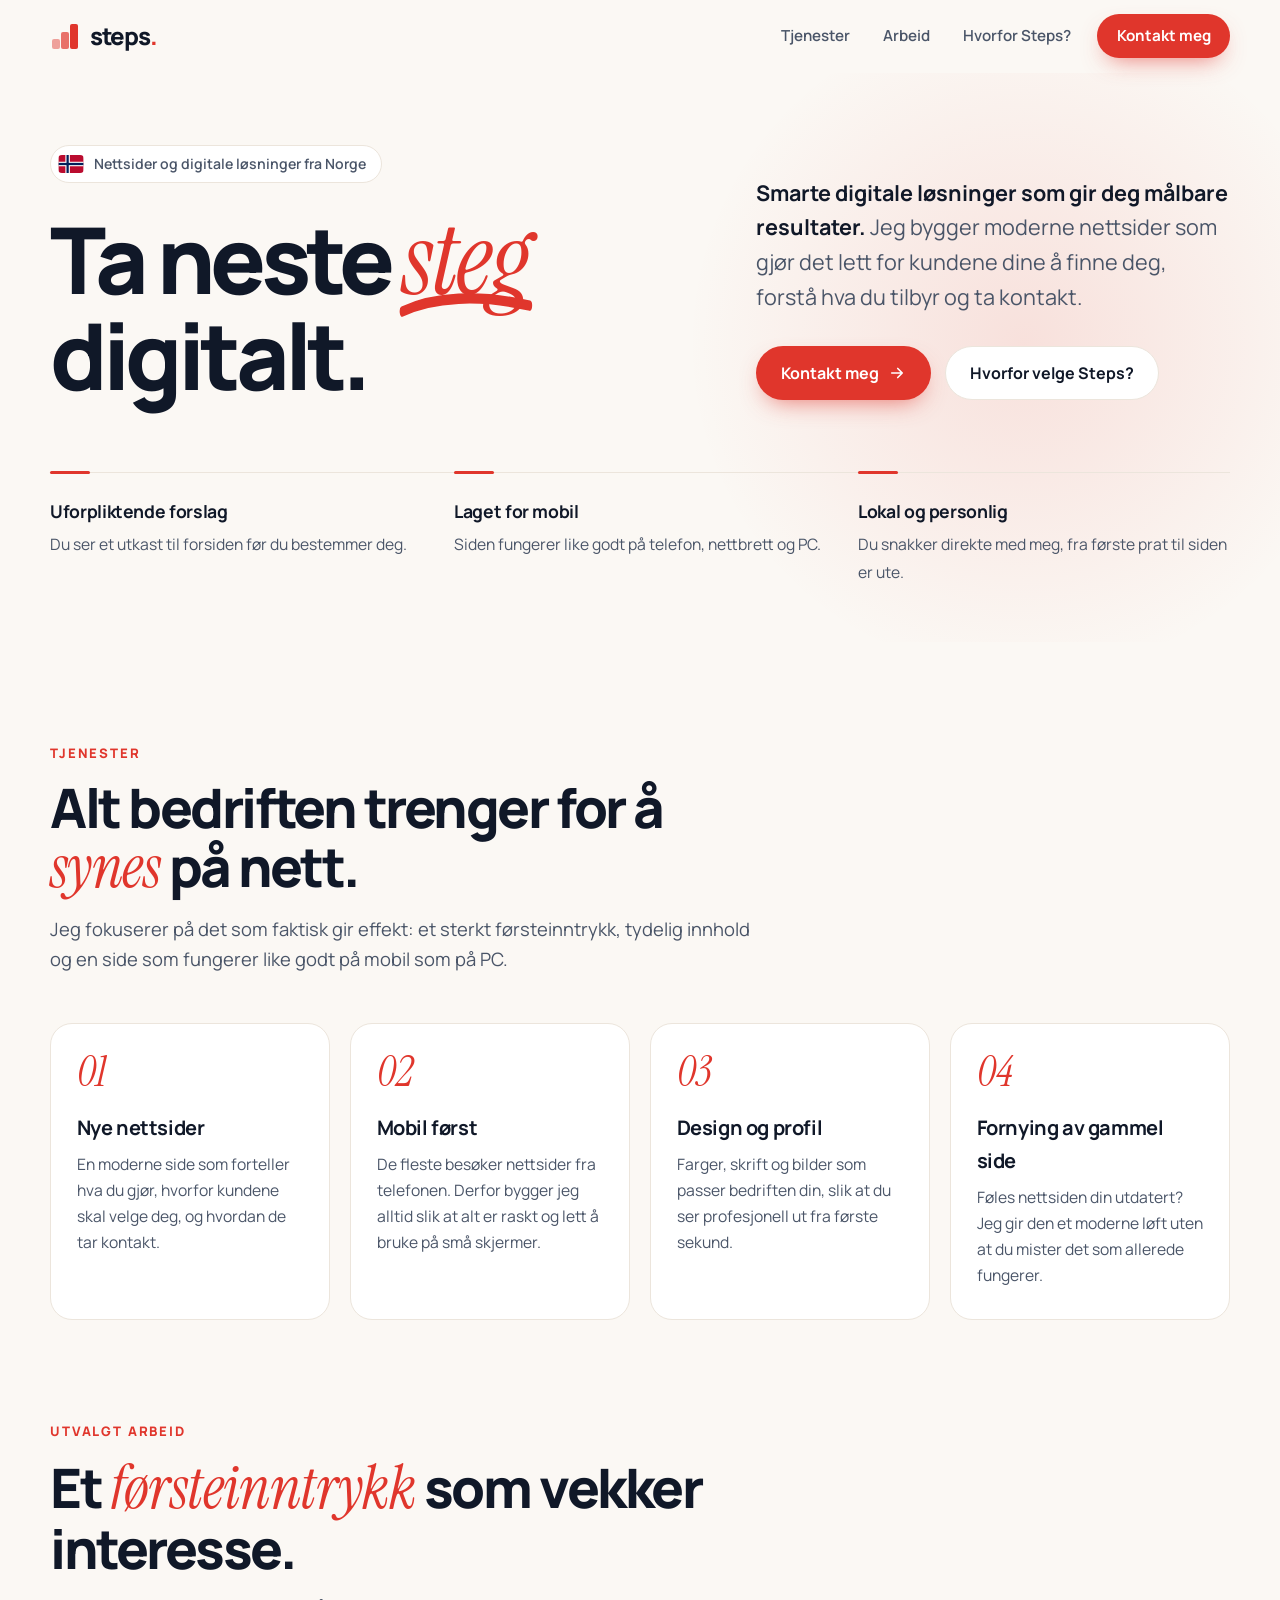
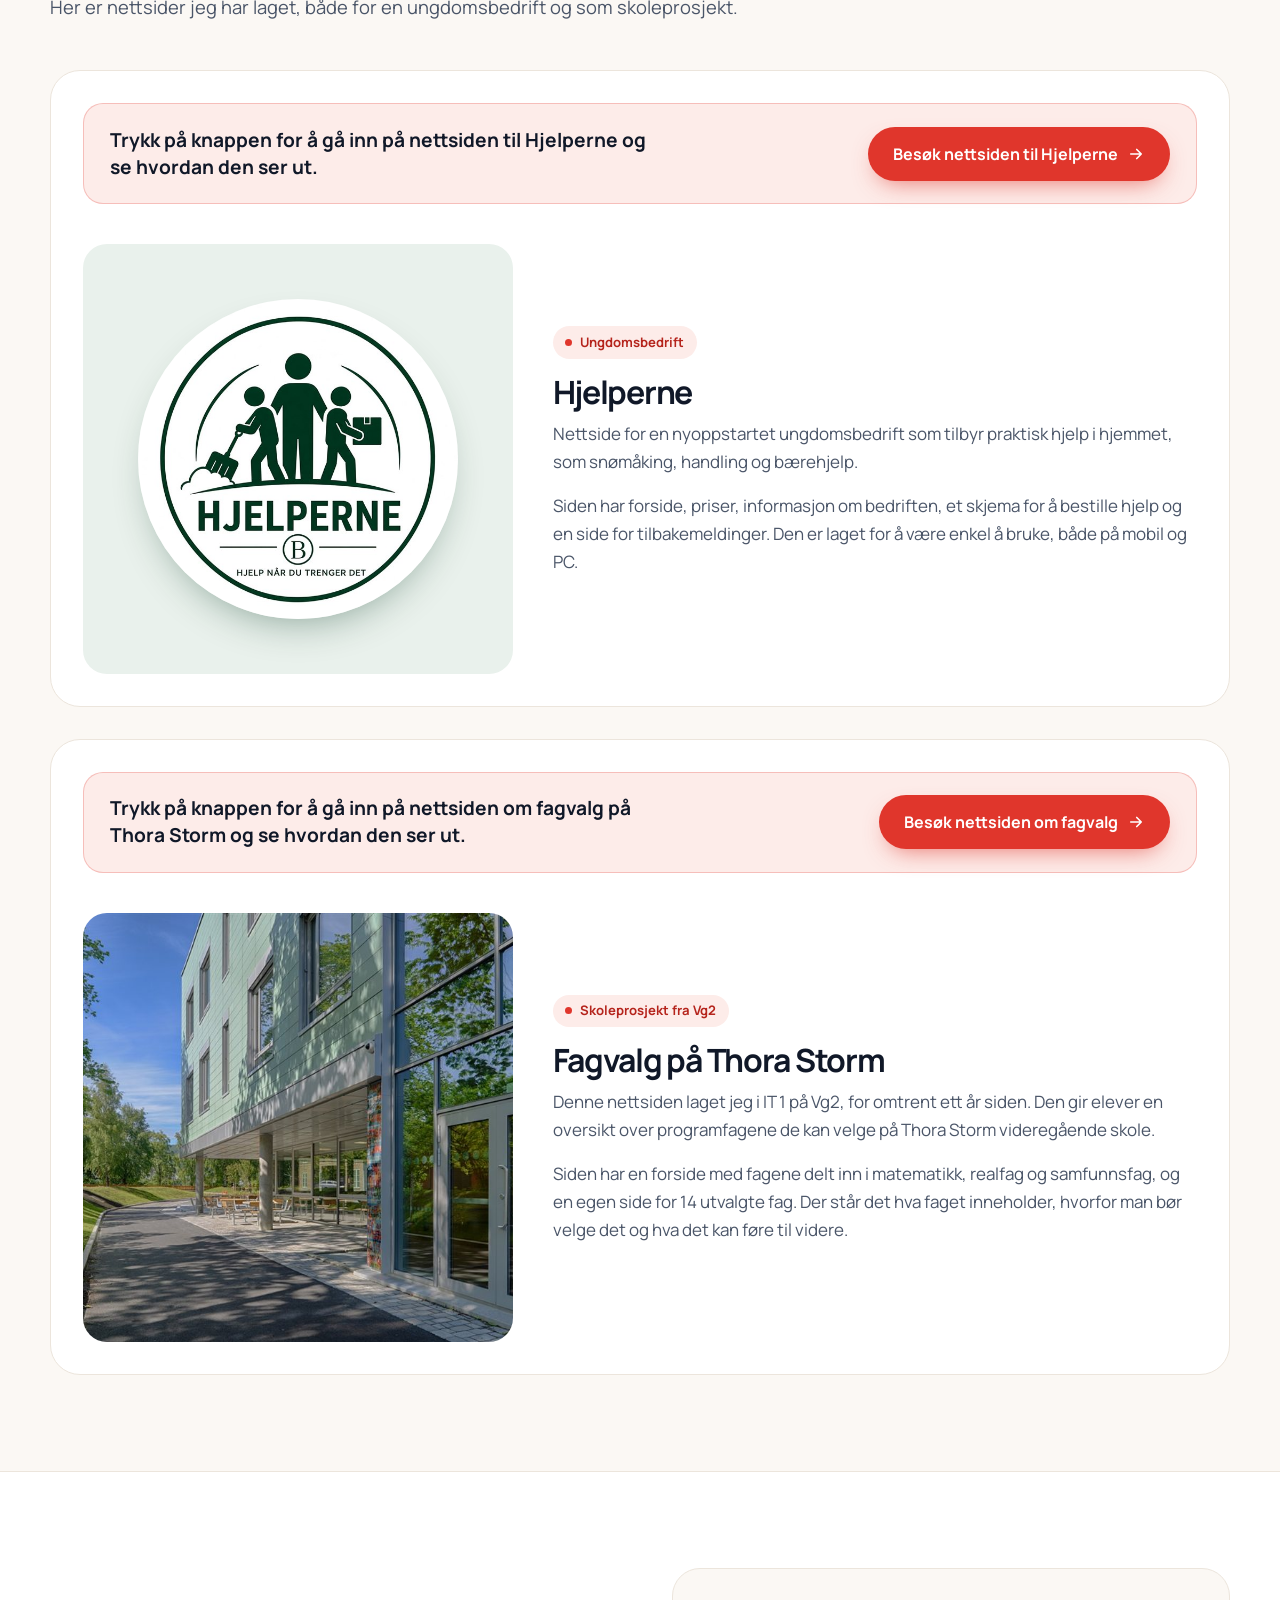
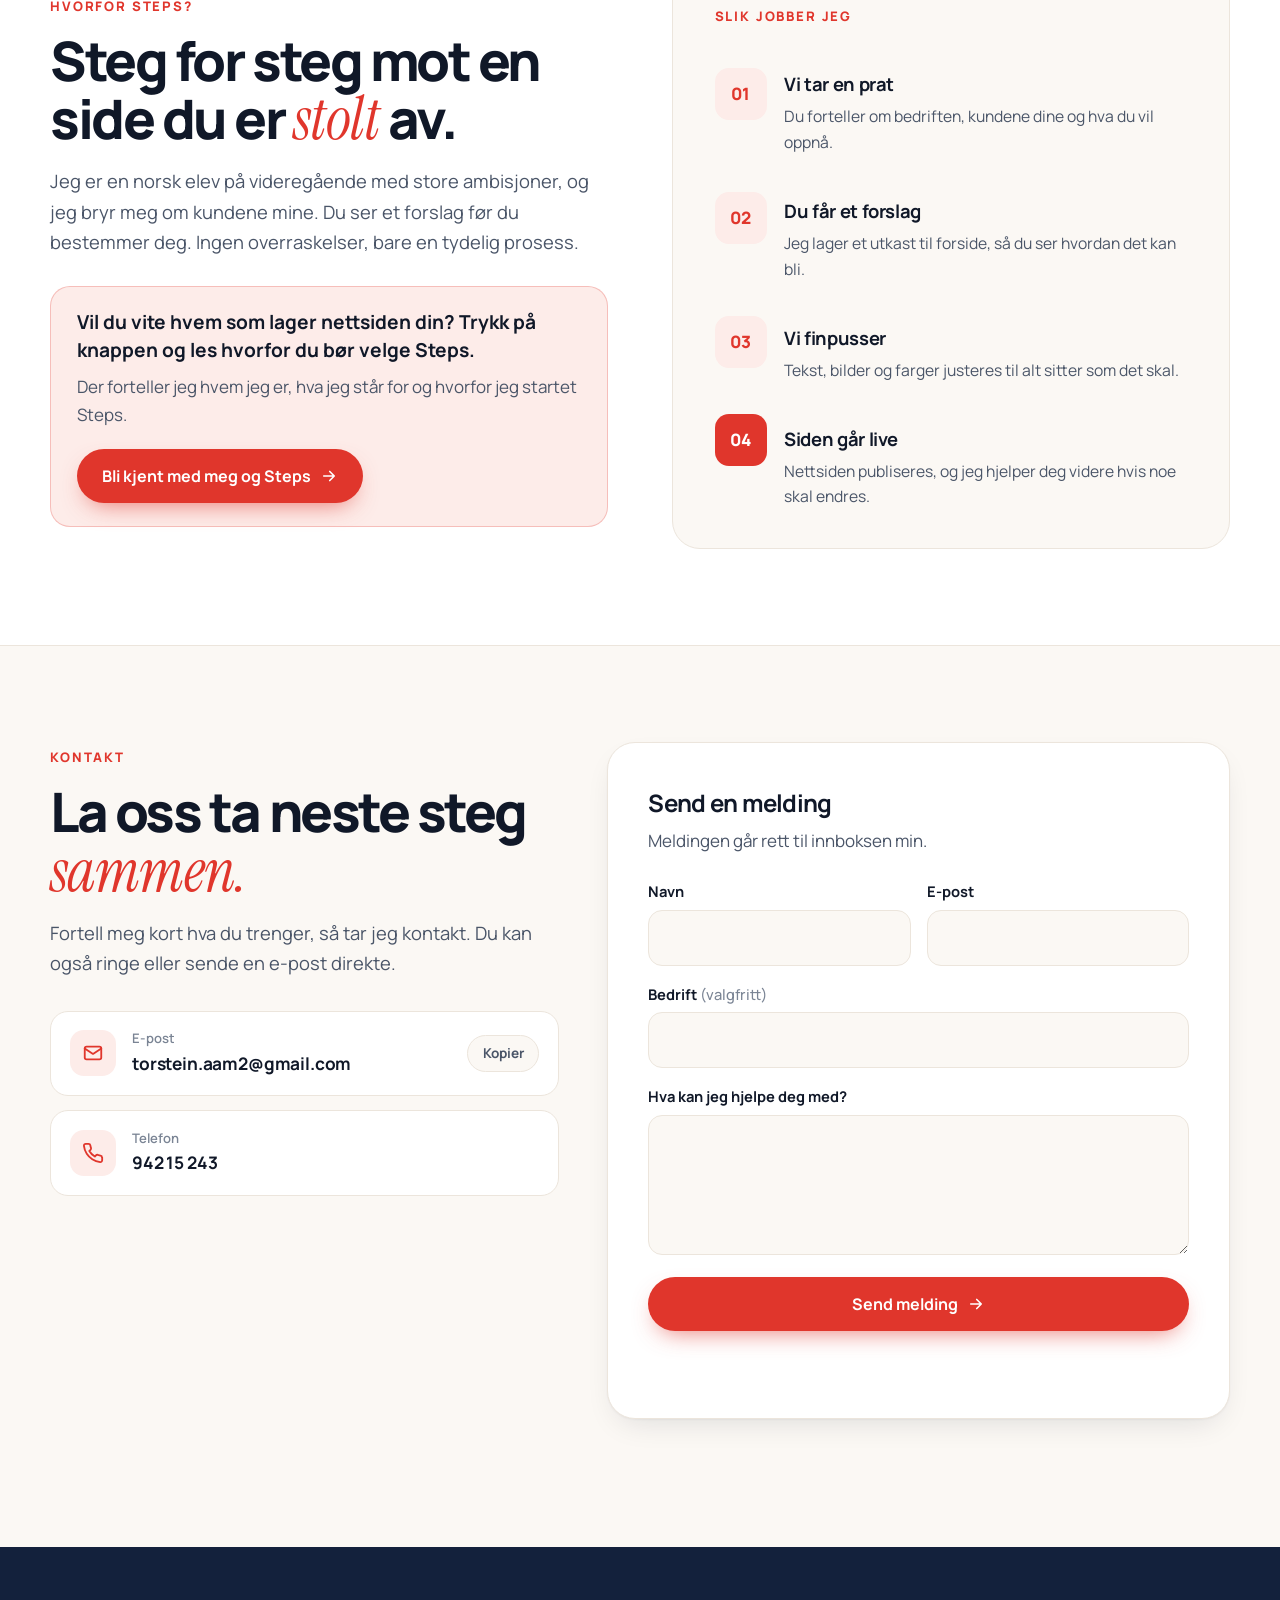
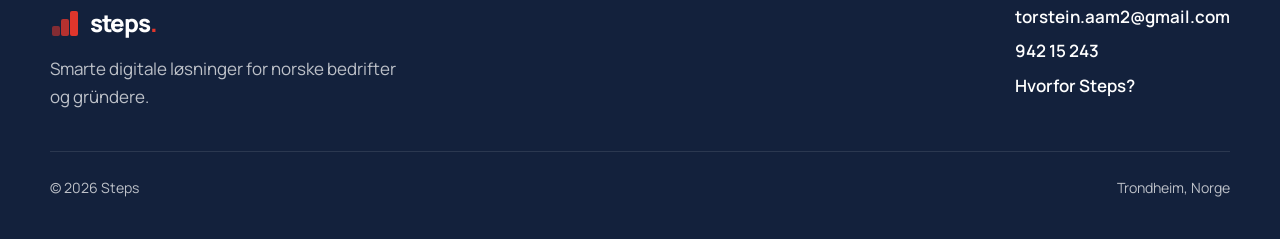
<file: index.html>
<!DOCTYPE html>
<html lang="nb">
<head>
  <meta charset="UTF-8">
  <meta name="viewport" content="width=device-width, initial-scale=1.0">
  <title>Steps – Digitale løsninger som tar bedriften din videre</title>
  <meta name="description" content="Steps lager moderne, mobilvennlige nettsider for norske bedrifter og gründere. Gjennomtenkte digitale løsninger som gir synlige resultater.">
  <meta name="theme-color" content="#fbf8f4">
  <meta property="og:type" content="website">
  <meta property="og:locale" content="nb_NO">
  <meta property="og:site_name" content="Steps">
  <meta property="og:title" content="Steps – Ta neste steg digitalt">
  <meta property="og:description" content="Moderne, mobilvennlige nettsider for norske bedrifter og gründere. Du ser et uforpliktende forslag før du bestemmer deg.">
  <meta property="og:url" content="https://steps-digital.github.io/">
  <meta property="og:image" content="https://steps-digital.github.io/bilder/deling.jpg">
  <link rel="icon" href="data:image/svg+xml,%3Csvg xmlns='http://www.w3.org/2000/svg' viewBox='0 0 30 30'%3E%3Crect x='2' y='18' width='8' height='10' rx='2' fill='%23e0362c' opacity='.45'/%3E%3Crect x='11' y='11' width='8' height='17' rx='2' fill='%23e0362c' opacity='.7'/%3E%3Crect x='20' y='3' width='8' height='25' rx='2' fill='%23e0362c'/%3E%3C/svg%3E">
  <link rel="preconnect" href="https://fonts.googleapis.com">
  <link rel="preconnect" href="https://fonts.gstatic.com" crossorigin>
  <link href="https://fonts.googleapis.com/css2?family=Instrument+Serif:ital@0;1&family=Manrope:wght@400;500;600;700;800&display=swap" rel="stylesheet">
  <link rel="stylesheet" href="styles.css?v=2">
  <script>document.documentElement.classList.add('js');</script>
</head>
<body>
  <header class="topp">
    <div class="wrap topp-innhold">
      <a class="logo" href="index.html" aria-label="Steps – til forsiden">
        <svg viewBox="0 0 30 30" aria-hidden="true">
          <rect x="2" y="18" width="8" height="10" rx="2" fill="#e0362c" opacity=".45"/>
          <rect x="11" y="11" width="8" height="17" rx="2" fill="#e0362c" opacity=".7"/>
          <rect x="20" y="3" width="8" height="25" rx="2" fill="#e0362c"/>
        </svg>
        <span>steps<span class="punktum">.</span></span>
      </a>
      <nav class="meny" aria-label="Meny">
        <a href="#tjenester">Tjenester</a>
        <a href="#arbeid">Arbeid</a>
        <a href="#hvorfor">Hvorfor Steps?</a>
        <a class="knapp knapp--primar knapp--liten" href="#kontakt">Kontakt meg</a>
      </nav>
    </div>
  </header>

  <main>
    <section class="hero">
      <div class="wrap">
        <div class="hero-grid">
          <div>
            <span class="etikett">
              <svg class="flagg" viewBox="0 0 22 16" aria-hidden="true">
                <rect width="22" height="16" fill="#ba0c2f"/>
                <rect x="6" width="4" height="16" fill="#fff"/>
                <rect y="6" width="22" height="4" fill="#fff"/>
                <rect x="7" width="2" height="16" fill="#00205b"/>
                <rect y="7" width="22" height="2" fill="#00205b"/>
              </svg>
              Nettsider og digitale løsninger fra Norge
            </span>
            <h1>Ta neste <span class="understrek"><span class="serif rod">steg</span><svg viewBox="0 0 200 20" preserveAspectRatio="none" aria-hidden="true"><path d="M3 14 C 50 4, 120 2, 197 10"/></svg></span> digitalt.</h1>
          </div>
          <div class="hero-tekst">
            <p class="slagord"><strong>Smarte digitale løsninger som gir deg målbare resultater.</strong> Jeg bygger moderne nettsider som gjør det lett for kundene dine å finne deg, forstå hva du tilbyr og ta kontakt.</p>
            <div class="handlinger">
              <a class="knapp knapp--primar" href="#kontakt">
                Kontakt meg
                <svg viewBox="0 0 24 24" fill="none" stroke="currentColor" stroke-width="2.2" stroke-linecap="round" stroke-linejoin="round" aria-hidden="true"><path d="M5 12h14M13 6l6 6-6 6"/></svg>
              </a>
              <a class="knapp knapp--sekundar" href="hvorfor.html">Hvorfor velge Steps?</a>
            </div>
          </div>
        </div>
        <ul class="fakta">
          <li><strong>Uforpliktende forslag</strong><span>Du ser et utkast til forsiden før du bestemmer deg.</span></li>
          <li><strong>Laget for mobil</strong><span>Siden fungerer like godt på telefon, nettbrett og PC.</span></li>
          <li><strong>Lokal og personlig</strong><span>Du snakker direkte med meg, fra første prat til siden er ute.</span></li>
        </ul>
      </div>
    </section>

    <section class="seksjon" id="tjenester">
      <div class="wrap">
        <div class="seksjon-hode vis">
          <span class="overtittel">Tjenester</span>
          <h2>Alt bedriften trenger for å <span class="serif rod">synes</span> på nett.</h2>
          <p class="ingress">Jeg fokuserer på det som faktisk gir effekt: et sterkt førsteinntrykk, tydelig innhold og en side som fungerer like godt på mobil som på PC.</p>
        </div>
        <div class="tjenester">
          <article class="tjeneste vis">
            <span class="nr">01</span>
            <h3>Nye nettsider</h3>
            <p>En moderne side som forteller hva du gjør, hvorfor kundene skal velge deg, og hvordan de tar kontakt.</p>
          </article>
          <article class="tjeneste vis forsink-1">
            <span class="nr">02</span>
            <h3>Mobil først</h3>
            <p>De fleste besøker nettsider fra telefonen. Derfor bygger jeg alltid slik at alt er raskt og lett å bruke på små skjermer.</p>
          </article>
          <article class="tjeneste vis forsink-2">
            <span class="nr">03</span>
            <h3>Design og profil</h3>
            <p>Farger, skrift og bilder som passer bedriften din, slik at du ser profesjonell ut fra første sekund.</p>
          </article>
          <article class="tjeneste vis forsink-3">
            <span class="nr">04</span>
            <h3>Fornying av gammel side</h3>
            <p>Føles nettsiden din utdatert? Jeg gir den et moderne løft uten at du mister det som allerede fungerer.</p>
          </article>
        </div>
      </div>
    </section>

    <section class="seksjon" id="arbeid" style="padding-top:0">
      <div class="wrap">
        <div class="seksjon-hode vis">
          <span class="overtittel">Utvalgt arbeid</span>
          <h2>Et <span class="serif rod">førsteinntrykk</span> som vekker interesse.</h2>
          <p class="ingress">Her er nettsider jeg har laget, både for en ungdomsbedrift og som skoleprosjekt.</p>
        </div>
        <article class="prosjekt vis">
          <div class="prosjekt-oppfordring">
            <p><strong>Trykk på knappen for å gå inn på nettsiden til Hjelperne og se hvordan den ser ut.</strong></p>
            <a class="knapp knapp--primar" href="https://steps-digital.github.io/hjelperne/" target="_blank" rel="noopener noreferrer">
              Besøk nettsiden til Hjelperne
              <svg viewBox="0 0 24 24" fill="none" stroke="currentColor" stroke-width="2.2" stroke-linecap="round" stroke-linejoin="round" aria-hidden="true"><path d="M5 12h14M13 6l6 6-6 6"/></svg>
            </a>
          </div>
          <a class="prosjekt-logo" href="https://steps-digital.github.io/hjelperne/" target="_blank" rel="noopener noreferrer" aria-label="Besøk nettsiden til Hjelperne i ny fane">
            <img src="bilder/hjelperne-logo.jpg" alt="Logoen til Hjelperne" loading="lazy" width="600" height="600">
          </a>
          <div class="prosjekt-tekst">
            <span class="status">Ungdomsbedrift</span>
            <h3>Hjelperne</h3>
            <p>Nettside for en nyoppstartet ungdomsbedrift som tilbyr praktisk hjelp i hjemmet, som snømåking, handling og bærehjelp.</p>
            <p>Siden har forside, priser, informasjon om bedriften, et skjema for å bestille hjelp og en side for tilbakemeldinger. Den er laget for å være enkel å bruke, både på mobil og PC.</p>
          </div>
        </article>
        <article class="prosjekt vis">
          <div class="prosjekt-oppfordring">
            <p><strong>Trykk på knappen for å gå inn på nettsiden om fagvalg på Thora Storm og se hvordan den ser ut.</strong></p>
            <a class="knapp knapp--primar" href="https://steps-digital.github.io/fagvalg-thora/" target="_blank" rel="noopener noreferrer">
              Besøk nettsiden om fagvalg
              <svg viewBox="0 0 24 24" fill="none" stroke="currentColor" stroke-width="2.2" stroke-linecap="round" stroke-linejoin="round" aria-hidden="true"><path d="M5 12h14M13 6l6 6-6 6"/></svg>
            </a>
          </div>
          <a class="prosjekt-logo prosjekt-logo--foto" href="https://steps-digital.github.io/fagvalg-thora/" target="_blank" rel="noopener noreferrer" aria-label="Besøk nettsiden om fagvalg på Thora Storm i ny fane">
            <img src="bilder/thora-storm.jpg" alt="Thora Storm videregående skole" loading="lazy" width="900" height="600">
          </a>
          <div class="prosjekt-tekst">
            <span class="status">Skoleprosjekt fra Vg2</span>
            <h3>Fagvalg på Thora Storm</h3>
            <p>Denne nettsiden laget jeg i IT 1 på Vg2, for omtrent ett år siden. Den gir elever en oversikt over programfagene de kan velge på Thora Storm videregående skole.</p>
            <p>Siden har en forside med fagene delt inn i matematikk, realfag og samfunnsfag, og en egen side for 14 utvalgte fag. Der står det hva faget inneholder, hvorfor man bør velge det og hva det kan føre til videre.</p>
          </div>
        </article>
      </div>
    </section>

    <section class="seksjon prosess" id="hvorfor">
      <div class="wrap prosess-grid">
        <div class="vis">
          <span class="overtittel">Hvorfor Steps?</span>
          <h2>Steg for steg mot en side du er <span class="serif rod">stolt</span> av.</h2>
          <p class="ingress">Jeg er en norsk elev på videregående med store ambisjoner, og jeg bryr meg om kundene mine. Du ser et forslag før du bestemmer deg. Ingen overraskelser, bare en tydelig prosess.</p>
          <div class="hvorfor-oppfordring">
            <p><strong>Vil du vite hvem som lager nettsiden din? Trykk på knappen og les hvorfor du bør velge Steps.</strong></p>
            <p>Der forteller jeg hvem jeg er, hva jeg står for og hvorfor jeg startet Steps.</p>
            <a class="knapp knapp--primar" href="hvorfor.html">
              Bli kjent med meg og Steps
              <svg viewBox="0 0 24 24" fill="none" stroke="currentColor" stroke-width="2.2" stroke-linecap="round" stroke-linejoin="round" aria-hidden="true"><path d="M5 12h14M13 6l6 6-6 6"/></svg>
            </a>
          </div>
        </div>
        <div class="steg-kort vis forsink-1">
          <span class="overtittel">Slik jobber jeg</span>
          <ol class="steg-liste">
            <li class="steg">
              <span class="steg-nr">01</span>
              <div><h3>Vi tar en prat</h3><p>Du forteller om bedriften, kundene dine og hva du vil oppnå.</p></div>
            </li>
            <li class="steg">
              <span class="steg-nr">02</span>
              <div><h3>Du får et forslag</h3><p>Jeg lager et utkast til forside, så du ser hvordan det kan bli.</p></div>
            </li>
            <li class="steg">
              <span class="steg-nr">03</span>
              <div><h3>Vi finpusser</h3><p>Tekst, bilder og farger justeres til alt sitter som det skal.</p></div>
            </li>
            <li class="steg">
              <span class="steg-nr">04</span>
              <div><h3>Siden går live</h3><p>Nettsiden publiseres, og jeg hjelper deg videre hvis noe skal endres.</p></div>
            </li>
          </ol>
        </div>
      </div>
    </section>

    <section class="seksjon" id="kontakt">
      <div class="wrap kontakt-grid">
        <div class="vis">
          <span class="overtittel">Kontakt</span>
          <h2>La oss ta neste steg <span class="serif rod">sammen.</span></h2>
          <p class="ingress">Fortell meg kort hva du trenger, så tar jeg kontakt. Du kan også ringe eller sende en e-post direkte.</p>
          <div class="kontaktvalg">
            <div class="kontaktvalg-rad">
              <span class="kontaktvalg-ikon"><svg viewBox="0 0 24 24" fill="none" stroke="currentColor" stroke-width="2" stroke-linecap="round" stroke-linejoin="round" aria-hidden="true"><rect x="3" y="5" width="18" height="14" rx="2"/><path d="m3 7 9 6 9-6"/></svg></span>
              <a href="mailto:torstein.aam2@gmail.com?subject=Henvendelse%20fra%20nettsiden" style="text-decoration:none">
                <small>E-post</small>
                <strong>torstein.aam2@gmail.com</strong>
              </a>
              <button class="kopier" type="button" data-kopier="torstein.aam2@gmail.com">Kopier</button>
            </div>
            <a class="kontaktvalg-rad" href="tel:+4794215243">
              <span class="kontaktvalg-ikon"><svg viewBox="0 0 24 24" fill="none" stroke="currentColor" stroke-width="2" stroke-linecap="round" stroke-linejoin="round" aria-hidden="true"><path d="M22 16.9v3a2 2 0 0 1-2.2 2 19.8 19.8 0 0 1-8.6-3.1 19.5 19.5 0 0 1-6-6A19.8 19.8 0 0 1 2.1 4.2 2 2 0 0 1 4.1 2h3a2 2 0 0 1 2 1.7c.1.9.4 1.8.7 2.7a2 2 0 0 1-.5 2.1L8 9.8a16 16 0 0 0 6 6l1.3-1.3a2 2 0 0 1 2.1-.4c.9.3 1.8.6 2.7.7a2 2 0 0 1 1.7 2z"/></svg></span>
              <span>
                <small>Telefon</small>
                <strong>942 15 243</strong>
              </span>
            </a>
          </div>
        </div>

        <form class="skjema vis forsink-1" id="kontaktskjema" action="https://formsubmit.co/torstein.aam2@gmail.com" method="POST">
          <h3>Send en melding</h3>
          <p>Meldingen går rett til innboksen min.</p>
          <input type="hidden" name="_subject" value="Ny henvendelse fra Steps-nettsiden">
          <input type="hidden" name="_template" value="table">
          <input type="hidden" name="_captcha" value="false">
          <input class="skjult" type="text" name="_honey" tabindex="-1" autocomplete="off" aria-hidden="true">
          <div class="felt-rad">
            <div class="felt">
              <label for="navn">Navn</label>
              <input id="navn" name="navn" type="text" autocomplete="name" required>
            </div>
            <div class="felt">
              <label for="epost">E-post</label>
              <input id="epost" name="email" type="email" autocomplete="email" required>
            </div>
          </div>
          <div class="felt">
            <label for="bedrift">Bedrift <span>(valgfritt)</span></label>
            <input id="bedrift" name="bedrift" type="text" autocomplete="organization">
          </div>
          <div class="felt">
            <label for="melding">Hva kan jeg hjelpe deg med?</label>
            <textarea id="melding" name="melding" required></textarea>
          </div>
          <button class="knapp knapp--primar" type="submit">
            Send melding
            <svg viewBox="0 0 24 24" fill="none" stroke="currentColor" stroke-width="2.2" stroke-linecap="round" stroke-linejoin="round" aria-hidden="true"><path d="M5 12h14M13 6l6 6-6 6"/></svg>
          </button>
          <p class="skjema-status" role="status" aria-live="polite"></p>
        </form>
      </div>
    </section>
  </main>

  <footer class="bunn">
    <div class="wrap">
      <div class="bunn-grid">
        <div>
          <a class="logo" href="index.html">
            <svg viewBox="0 0 30 30" aria-hidden="true">
              <rect x="2" y="18" width="8" height="10" rx="2" fill="#e0362c" opacity=".55"/>
              <rect x="11" y="11" width="8" height="17" rx="2" fill="#e0362c" opacity=".8"/>
              <rect x="20" y="3" width="8" height="25" rx="2" fill="#e0362c"/>
            </svg>
            <span>steps<span class="punktum">.</span></span>
          </a>
          <p>Smarte digitale løsninger for norske bedrifter og gründere.</p>
        </div>
        <div class="bunn-lenker">
          <a href="mailto:torstein.aam2@gmail.com">torstein.aam2@gmail.com</a>
          <a href="tel:+4794215243">942 15 243</a>
          <a href="hvorfor.html">Hvorfor Steps?</a>
        </div>
      </div>
      <div class="bunn-nederst">
        <span>&copy; <span data-aar>2026</span> Steps</span>
        <span>Trondheim, Norge</span>
      </div>
    </div>
  </footer>

  <script src="script.js?v=2"></script>
</body>
</html>
</file>
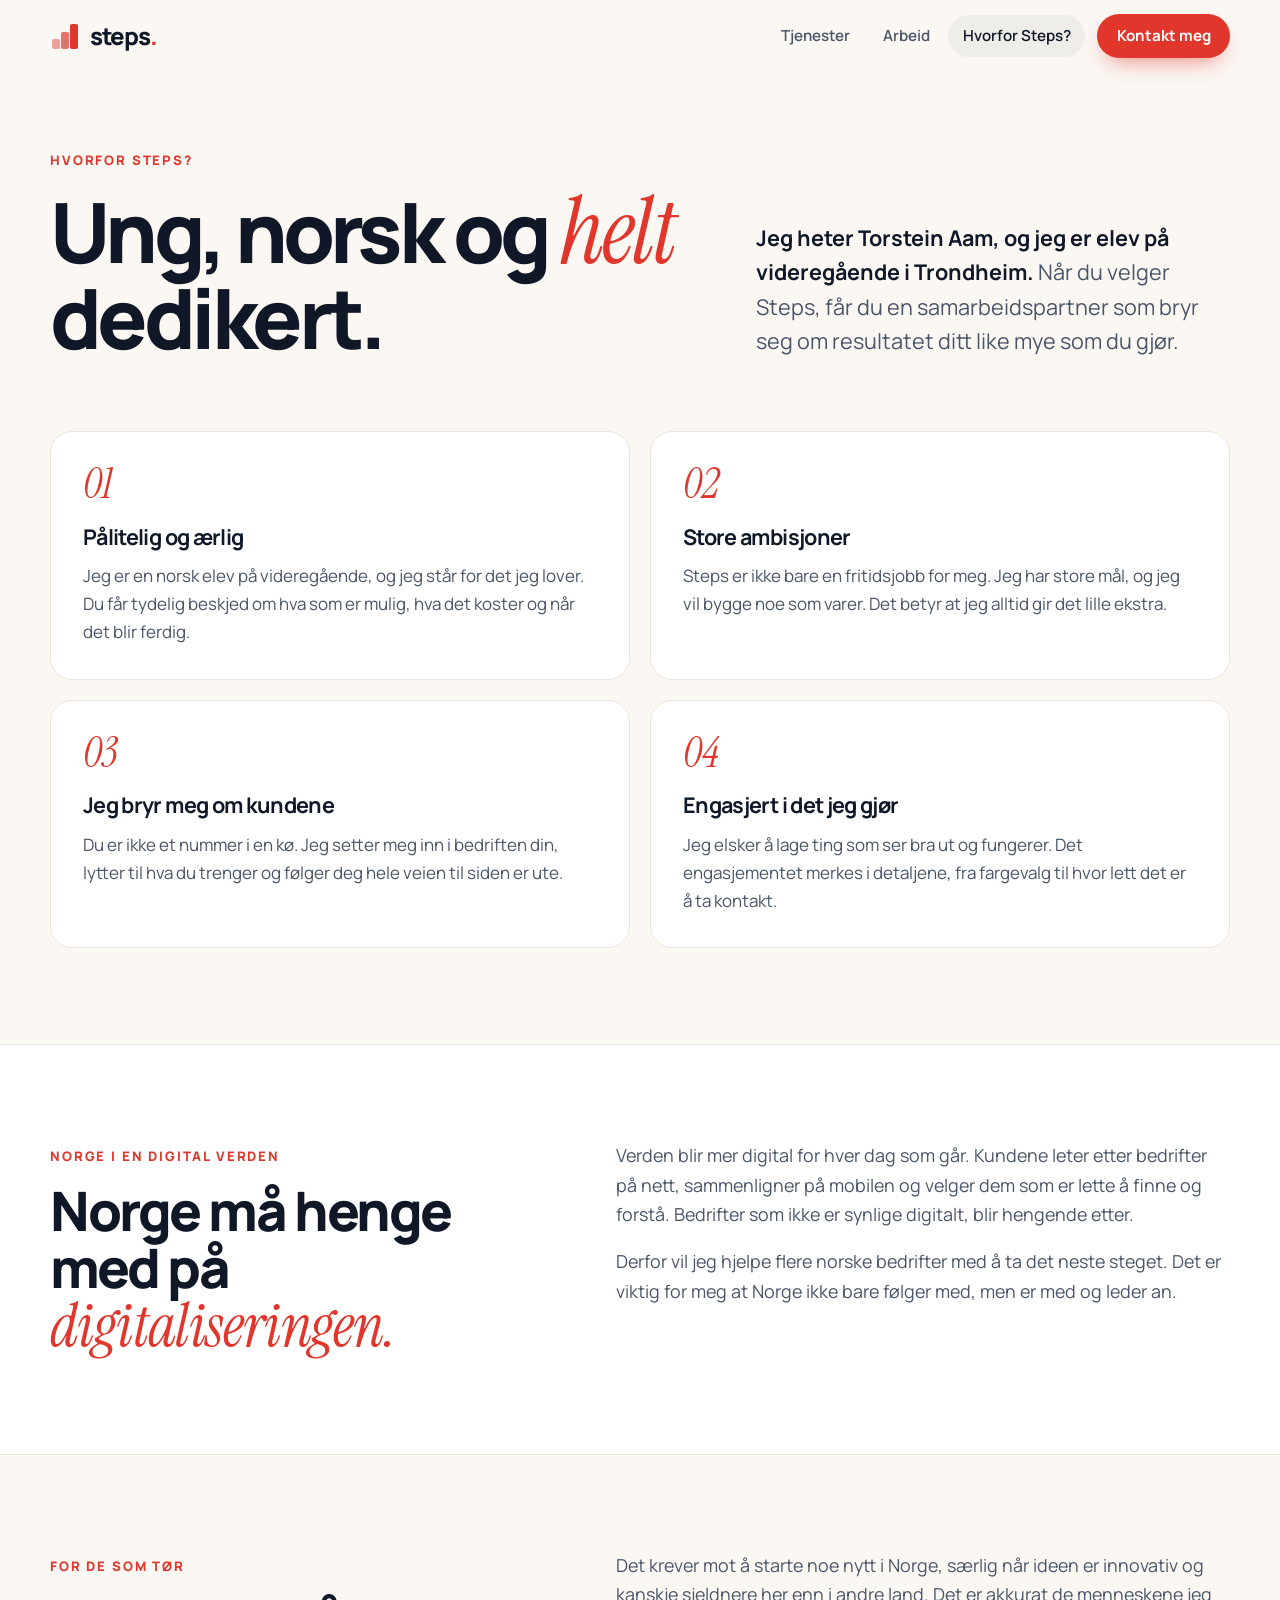
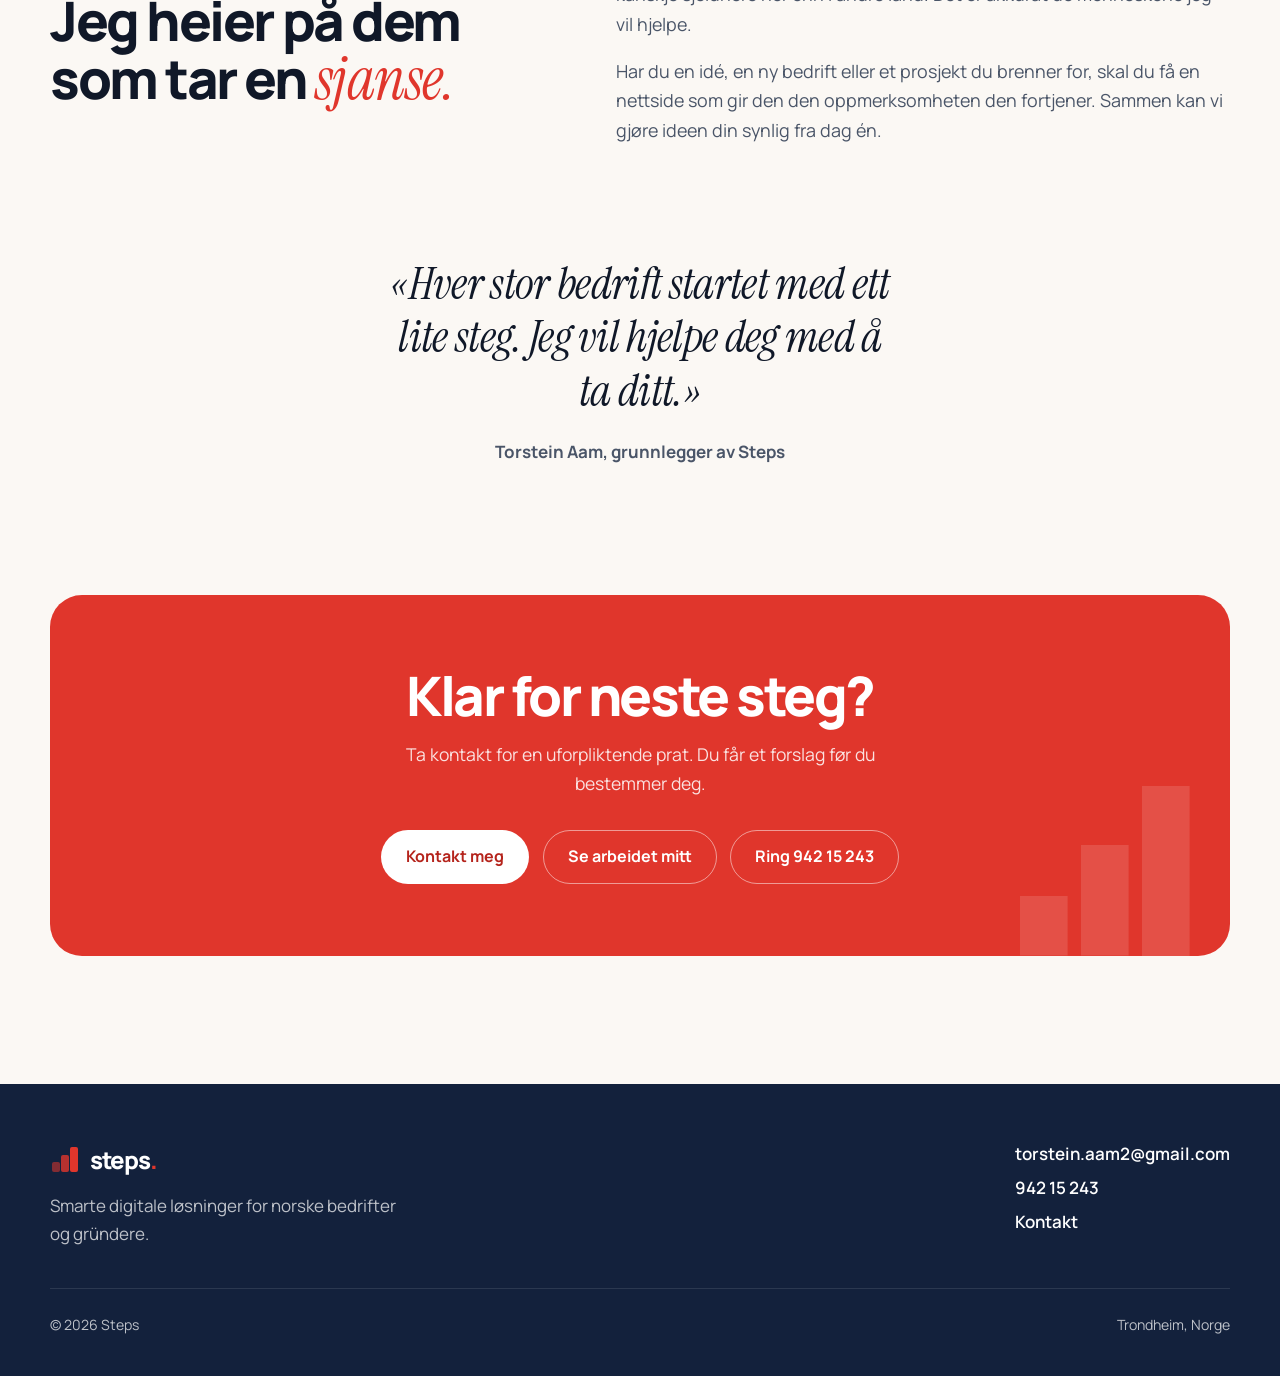
<file: hvorfor.html>
<!DOCTYPE html>
<html lang="nb">
<head>
  <meta charset="UTF-8">
  <meta name="viewport" content="width=device-width, initial-scale=1.0">
  <title>Hvorfor velge Steps?</title>
  <meta name="description" content="Steps drives av en pålitelig og engasjert norsk elev på videregående som vil hjelpe norske bedrifter og gründere med å henge med på digitaliseringen.">
  <meta name="theme-color" content="#fbf8f4">
  <meta property="og:type" content="website">
  <meta property="og:locale" content="nb_NO">
  <meta property="og:site_name" content="Steps">
  <meta property="og:title" content="Hvorfor velge Steps?">
  <meta property="og:description" content="Steps drives av Torstein Aam, en engasjert norsk elev på videregående som vil hjelpe norske bedrifter og gründere med å ta neste steg digitalt.">
  <meta property="og:url" content="https://steps-digital.github.io/hvorfor.html">
  <meta property="og:image" content="https://steps-digital.github.io/bilder/deling.jpg">
  <link rel="icon" href="data:image/svg+xml,%3Csvg xmlns='http://www.w3.org/2000/svg' viewBox='0 0 30 30'%3E%3Crect x='2' y='18' width='8' height='10' rx='2' fill='%23e0362c' opacity='.45'/%3E%3Crect x='11' y='11' width='8' height='17' rx='2' fill='%23e0362c' opacity='.7'/%3E%3Crect x='20' y='3' width='8' height='25' rx='2' fill='%23e0362c'/%3E%3C/svg%3E">
  <link rel="preconnect" href="https://fonts.googleapis.com">
  <link rel="preconnect" href="https://fonts.gstatic.com" crossorigin>
  <link href="https://fonts.googleapis.com/css2?family=Instrument+Serif:ital@0;1&family=Manrope:wght@400;500;600;700;800&display=swap" rel="stylesheet">
  <link rel="stylesheet" href="styles.css?v=2">
  <script>document.documentElement.classList.add('js');</script>
</head>
<body>
  <header class="topp">
    <div class="wrap topp-innhold">
      <a class="logo" href="index.html" aria-label="Steps – til forsiden">
        <svg viewBox="0 0 30 30" aria-hidden="true">
          <rect x="2" y="18" width="8" height="10" rx="2" fill="#e0362c" opacity=".45"/>
          <rect x="11" y="11" width="8" height="17" rx="2" fill="#e0362c" opacity=".7"/>
          <rect x="20" y="3" width="8" height="25" rx="2" fill="#e0362c"/>
        </svg>
        <span>steps<span class="punktum">.</span></span>
      </a>
      <nav class="meny" aria-label="Meny">
        <a href="index.html#tjenester">Tjenester</a>
        <a href="index.html#arbeid">Arbeid</a>
        <a href="hvorfor.html" aria-current="page">Hvorfor Steps?</a>
        <a class="knapp knapp--primar knapp--liten" href="index.html#kontakt">Kontakt meg</a>
      </nav>
    </div>
  </header>

  <main>
    <section class="side-hero">
      <div class="wrap">
        <span class="overtittel">Hvorfor Steps?</span>
        <div class="hero-grid">
          <h1>Ung, norsk og <span class="serif rod">helt</span> dedikert.</h1>
          <div class="hero-tekst">
            <p class="slagord"><strong>Jeg heter Torstein Aam, og jeg er elev på videregående i Trondheim.</strong> Når du velger Steps, får du en samarbeidspartner som bryr seg om resultatet ditt like mye som du gjør.</p>
          </div>
        </div>
      </div>
    </section>

    <section class="seksjon" style="padding-top:1rem">
      <div class="wrap">
        <div class="grunner">
          <article class="grunn vis">
            <span class="nr">01</span>
            <h3>Pålitelig og ærlig</h3>
            <p>Jeg er en norsk elev på videregående, og jeg står for det jeg lover. Du får tydelig beskjed om hva som er mulig, hva det koster og når det blir ferdig.</p>
          </article>
          <article class="grunn vis forsink-1">
            <span class="nr">02</span>
            <h3>Store ambisjoner</h3>
            <p>Steps er ikke bare en fritidsjobb for meg. Jeg har store mål, og jeg vil bygge noe som varer. Det betyr at jeg alltid gir det lille ekstra.</p>
          </article>
          <article class="grunn vis">
            <span class="nr">03</span>
            <h3>Jeg bryr meg om kundene</h3>
            <p>Du er ikke et nummer i en kø. Jeg setter meg inn i bedriften din, lytter til hva du trenger og følger deg hele veien til siden er ute.</p>
          </article>
          <article class="grunn vis forsink-1">
            <span class="nr">04</span>
            <h3>Engasjert i det jeg gjør</h3>
            <p>Jeg elsker å lage ting som ser bra ut og fungerer. Det engasjementet merkes i detaljene, fra fargevalg til hvor lett det er å ta kontakt.</p>
          </article>
        </div>
      </div>
    </section>

    <section class="seksjon prosess">
      <div class="wrap delt">
        <div class="vis">
          <span class="overtittel">Norge i en digital verden</span>
          <h2>Norge må henge med på <span class="serif rod">digitaliseringen.</span></h2>
        </div>
        <div class="vis forsink-1">
          <p>Verden blir mer digital for hver dag som går. Kundene leter etter bedrifter på nett, sammenligner på mobilen og velger dem som er lette å finne og forstå. Bedrifter som ikke er synlige digitalt, blir hengende etter.</p>
          <p>Derfor vil jeg hjelpe flere norske bedrifter med å ta det neste steget. Det er viktig for meg at Norge ikke bare følger med, men er med og leder an.</p>
        </div>
      </div>
    </section>

    <section class="seksjon">
      <div class="wrap delt">
        <div class="vis">
          <span class="overtittel">For de som tør</span>
          <h2>Jeg heier på dem som tar en <span class="serif rod">sjanse.</span></h2>
        </div>
        <div class="vis forsink-1">
          <p>Det krever mot å starte noe nytt i Norge, særlig når ideen er innovativ og kanskje sjeldnere her enn i andre land. Det er akkurat de menneskene jeg vil hjelpe.</p>
          <p>Har du en idé, en ny bedrift eller et prosjekt du brenner for, skal du få en nettside som gir den den oppmerksomheten den fortjener. Sammen kan vi gjøre ideen din synlig fra dag én.</p>
        </div>
      </div>
    </section>

    <section class="seksjon" style="padding-top:1rem">
      <div class="wrap">
        <p class="sitat vis">«Hver stor bedrift startet med ett lite steg. Jeg vil hjelpe deg med å ta ditt.»</p>
        <p class="sitat-kilde vis">Torstein Aam, grunnlegger av Steps</p>
      </div>
    </section>

    <section class="seksjon" style="padding-top:1rem">
      <div class="wrap">
        <div class="cta vis">
          <h2>Klar for neste steg?</h2>
          <p>Ta kontakt for en uforpliktende prat. Du får et forslag før du bestemmer deg.</p>
          <div class="handlinger">
            <a class="knapp knapp--primar" href="index.html#kontakt">Kontakt meg</a>
            <a class="knapp knapp--sekundar" href="index.html#arbeid">Se arbeidet mitt</a>
            <a class="knapp knapp--sekundar" href="tel:+4794215243">Ring 942 15 243</a>
          </div>
        </div>
      </div>
    </section>
  </main>

  <footer class="bunn">
    <div class="wrap">
      <div class="bunn-grid">
        <div>
          <a class="logo" href="index.html">
            <svg viewBox="0 0 30 30" aria-hidden="true">
              <rect x="2" y="18" width="8" height="10" rx="2" fill="#e0362c" opacity=".55"/>
              <rect x="11" y="11" width="8" height="17" rx="2" fill="#e0362c" opacity=".8"/>
              <rect x="20" y="3" width="8" height="25" rx="2" fill="#e0362c"/>
            </svg>
            <span>steps<span class="punktum">.</span></span>
          </a>
          <p>Smarte digitale løsninger for norske bedrifter og gründere.</p>
        </div>
        <div class="bunn-lenker">
          <a href="mailto:torstein.aam2@gmail.com">torstein.aam2@gmail.com</a>
          <a href="tel:+4794215243">942 15 243</a>
          <a href="index.html#kontakt">Kontakt</a>
        </div>
      </div>
      <div class="bunn-nederst">
        <span>&copy; <span data-aar>2026</span> Steps</span>
        <span>Trondheim, Norge</span>
      </div>
    </div>
  </footer>

  <script src="script.js?v=2"></script>
</body>
</html>
</file>
<file: styles.css>
:root {
  --bg: #fbf8f4;
  --surface: #ffffff;
  --ink: #101828;
  --ink-2: #4a5568;
  --ink-3: #7a8494;
  --line: #ece5dc;
  /* Rorbu-rød: hovedfargen til Steps */
  --accent: #e0362c;
  --accent-dark: #b5241c;
  --accent-soft: #fdece9;
  --navy: #13213c;
  --font: "Manrope", system-ui, -apple-system, "Segoe UI", sans-serif;
  --serif: "Instrument Serif", Georgia, serif;
  --max: 1180px;
  --radius: 22px;
  --shadow: 0 1px 2px rgba(16, 24, 40, 0.04), 0 12px 32px -12px rgba(16, 24, 40, 0.14);
}

* { box-sizing: border-box; }
html { scroll-behavior: smooth; }
body {
  margin: 0;
  font-family: var(--font);
  background: var(--bg);
  color: var(--ink);
  font-size: 1.0625rem;
  line-height: 1.65;
  -webkit-font-smoothing: antialiased;
}
img, video { max-width: 100%; display: block; }
a { color: inherit; }
a:focus-visible, button:focus-visible, input:focus-visible, textarea:focus-visible {
  outline: 3px solid var(--accent);
  outline-offset: 3px;
}
::selection { background: var(--accent); color: #fff; }

.wrap { width: min(100% - 2.5rem, var(--max)); margin-inline: auto; }
.serif { font-family: var(--serif); font-weight: 400; font-style: italic; letter-spacing: -0.01em; }
.rod { color: var(--accent); }

/* Toppmeny */
.topp {
  position: sticky;
  top: 0;
  z-index: 50;
  background: rgba(251, 248, 244, 0.82);
  backdrop-filter: saturate(1.4) blur(14px);
  -webkit-backdrop-filter: saturate(1.4) blur(14px);
  border-bottom: 1px solid transparent;
  transition: border-color 0.3s, box-shadow 0.3s;
}
.topp.rullet { border-bottom-color: var(--line); }
.topp-innhold {
  display: flex;
  align-items: center;
  justify-content: space-between;
  gap: 1rem;
  min-height: 4.5rem;
}
.logo {
  display: inline-flex;
  align-items: center;
  gap: 0.6rem;
  text-decoration: none;
  font-weight: 800;
  font-size: 1.5rem;
  letter-spacing: -0.045em;
}
.logo svg { width: 30px; height: 30px; flex: none; }
.logo .punktum { color: var(--accent); }
.meny { display: flex; align-items: center; gap: 0.25rem; }
.meny a:not(.knapp) {
  text-decoration: none;
  color: var(--ink-2);
  font-weight: 600;
  font-size: 0.95rem;
  padding: 0.55rem 0.9rem;
  border-radius: 999px;
  transition: color 0.2s, background 0.2s;
}
.meny a:not(.knapp):hover, .meny a[aria-current="page"] { color: var(--ink); background: rgba(16, 24, 40, 0.05); }
.meny .knapp { margin-left: 0.5rem; }

/* Knapper */
.knapp {
  display: inline-flex;
  align-items: center;
  justify-content: center;
  gap: 0.6rem;
  min-height: 3.1rem;
  padding: 0.8rem 1.5rem;
  border-radius: 999px;
  border: 1.5px solid transparent;
  font: inherit;
  font-weight: 700;
  font-size: 1rem;
  text-decoration: none;
  cursor: pointer;
  transition: transform 0.2s, background 0.2s, border-color 0.2s, box-shadow 0.2s, color 0.2s;
}
.knapp:hover { transform: translateY(-2px); }
.knapp svg { width: 18px; height: 18px; flex: none; transition: transform 0.2s; }
.knapp:hover svg { transform: translateX(3px); }
.knapp--primar {
  background: var(--accent);
  color: #fff;
  box-shadow: 0 10px 24px -10px rgba(224, 54, 44, 0.7);
}
.knapp--primar:hover { background: var(--accent-dark); }
.knapp--sekundar { background: var(--surface); color: var(--ink); border-color: var(--line); }
.knapp--sekundar:hover { border-color: var(--ink); }
.knapp--liten { min-height: 2.6rem; padding: 0.55rem 1.15rem; font-size: 0.95rem; }

/* Hero */
.hero { position: relative; padding: 4.5rem 0 3.5rem; overflow: hidden; }
.hero::before {
  content: "";
  position: absolute;
  inset: -20% -10% auto auto;
  width: 60vw;
  height: 60vw;
  max-width: 820px;
  max-height: 820px;
  background: radial-gradient(circle, rgba(224, 54, 44, 0.12), transparent 62%);
  pointer-events: none;
}
.hero-grid {
  position: relative;
  display: grid;
  grid-template-columns: 1.15fr 0.85fr;
  gap: 2rem 4rem;
  align-items: end;
}
.hero h1, .side-hero h1 { margin-bottom: 0; }
.hero-tekst .slagord { margin-bottom: 2rem; }
.fakta {
  position: relative;
  list-style: none;
  margin: 4.5rem 0 0;
  padding: 0;
  display: grid;
  grid-template-columns: repeat(3, 1fr);
  gap: 2rem;
  border-top: 1px solid var(--line);
}
.fakta li { padding-top: 1.5rem; position: relative; }
.fakta li::before { content: ""; position: absolute; top: -2px; left: 0; width: 2.5rem; height: 3px; border-radius: 3px; background: var(--accent); }
.fakta strong { display: block; font-size: 1.1rem; letter-spacing: -0.02em; margin-bottom: 0.25rem; }
.fakta span { color: var(--ink-2); font-size: 0.98rem; }
.etikett {
  display: inline-flex;
  align-items: center;
  gap: 0.6rem;
  padding: 0.4rem 0.95rem 0.4rem 0.45rem;
  border-radius: 999px;
  background: var(--surface);
  border: 1px solid var(--line);
  font-size: 0.88rem;
  font-weight: 600;
  color: var(--ink-2);
  margin-bottom: 1.6rem;
}
.flagg {
  width: 26px;
  height: 18px;
  border-radius: 4px;
  overflow: hidden;
  flex: none;
}
h1 {
  font-size: clamp(3rem, 7.2vw, 5.9rem);
  line-height: 0.98;
  letter-spacing: -0.055em;
  font-weight: 800;
  margin: 0 0 1.5rem;
}
h1 .serif { font-size: 1.12em; letter-spacing: -0.02em; }
.understrek { position: relative; display: inline-block; white-space: nowrap; }
.understrek svg {
  position: absolute;
  left: -2%;
  bottom: -0.12em;
  width: 104%;
  height: 0.32em;
  overflow: visible;
}
.understrek path {
  fill: none;
  stroke: var(--accent);
  stroke-width: 7;
  stroke-linecap: round;
  stroke-dasharray: 420;
  stroke-dashoffset: 420;
  animation: tegn 1.1s 0.5s cubic-bezier(0.65, 0, 0.35, 1) forwards;
}
@keyframes tegn { to { stroke-dashoffset: 0; } }
.slagord {
  font-size: clamp(1.15rem, 1.8vw, 1.35rem);
  color: var(--ink-2);
  max-width: 33rem;
  margin: 0 0 2.2rem;
  line-height: 1.6;
}
.slagord strong { color: var(--ink); font-weight: 700; }
.handlinger { display: flex; flex-wrap: wrap; gap: 0.85rem; align-items: center; }

/* Seksjoner */
.seksjon { padding: 6rem 0; }
.seksjon-hode { max-width: 44rem; margin-bottom: 3rem; }
.overtittel {
  display: inline-block;
  font-size: 0.82rem;
  font-weight: 800;
  letter-spacing: 0.14em;
  text-transform: uppercase;
  color: var(--accent);
  margin-bottom: 0.9rem;
}
h2 {
  font-size: clamp(2.1rem, 4.4vw, 3.4rem);
  line-height: 1.04;
  letter-spacing: -0.045em;
  font-weight: 800;
  margin: 0 0 1rem;
}
h2 .serif { font-size: 1.1em; }
.ingress { font-size: 1.15rem; color: var(--ink-2); margin: 0; }

/* Tjenester */
.tjenester { display: grid; grid-template-columns: repeat(4, 1fr); gap: 1.25rem; }
.tjeneste {
  background: var(--surface);
  border: 1px solid var(--line);
  border-radius: var(--radius);
  padding: 1.75rem 1.6rem 1.9rem;
  transition: transform 0.3s, box-shadow 0.3s, border-color 0.3s;
}
.tjeneste:hover { transform: translateY(-4px); box-shadow: var(--shadow); border-color: transparent; }
.tjeneste .nr { font-family: var(--serif); font-style: italic; font-size: 2.6rem; line-height: 1; color: var(--accent); }
.tjeneste h3 { font-size: 1.25rem; letter-spacing: -0.02em; margin: 1.1rem 0 0.5rem; }
.tjeneste p { margin: 0; color: var(--ink-2); font-size: 0.98rem; }

/* Steg for steg */
.prosess { background: var(--surface); border-block: 1px solid var(--line); }
.prosess-grid { display: grid; grid-template-columns: 1fr 1fr; gap: 4rem; align-items: center; }
.steg-kort { background: var(--bg); border: 1px solid var(--line); border-radius: 28px; padding: 2rem 1.5rem 1.25rem; }
.steg-kort .overtittel { padding-left: 1.1rem; }
.steg-liste { list-style: none; margin: 0.5rem 0 0; padding: 0; display: grid; gap: 0.25rem; }
.steg {
  display: grid;
  grid-template-columns: 3.25rem 1fr;
  gap: 1.1rem;
  padding: 1.1rem;
  border-radius: 18px;
  transition: background 0.25s;
}
.steg:hover { background: var(--surface); }
.steg-nr {
  width: 3.25rem;
  height: 3.25rem;
  border-radius: 14px;
  display: grid;
  place-items: center;
  font-weight: 800;
  color: var(--accent);
  background: var(--accent-soft);
}
.steg:nth-child(2) .steg-nr { transform: translateY(-3px); }
.steg:nth-child(3) .steg-nr { transform: translateY(-6px); }
.steg:nth-child(4) .steg-nr { transform: translateY(-9px); background: var(--accent); color: #fff; }
.steg h3 { margin: 0.1rem 0 0.25rem; font-size: 1.15rem; letter-spacing: -0.02em; }
.steg p { margin: 0; color: var(--ink-2); font-size: 0.98rem; }
.hvorfor-oppfordring {
  margin-top: 1.75rem;
  padding: 1.4rem 1.6rem;
  border-radius: 20px;
  background: var(--accent-soft);
  border: 1.5px solid rgba(224, 54, 44, 0.25);
}
.hvorfor-oppfordring p { margin: 0 0 0.5rem; color: var(--ink-2); }
.hvorfor-oppfordring p strong { color: var(--ink); font-size: 1.2rem; line-height: 1.4; }
.hvorfor-oppfordring .knapp { margin-top: 0.75rem; }

/* Arbeid */
.prosjekt {
  display: grid;
  grid-template-columns: 0.8fr 1.2fr;
  gap: 2.5rem;
  align-items: center;
  background: var(--surface);
  border: 1px solid var(--line);
  border-radius: 30px;
  padding: 2rem;
}
.prosjekt-oppfordring {
  grid-column: 1 / -1;
  display: flex;
  flex-wrap: wrap;
  align-items: center;
  justify-content: space-between;
  gap: 1rem 2rem;
  padding: 1.4rem 1.6rem;
  border-radius: 20px;
  background: var(--accent-soft);
  border: 1.5px solid rgba(224, 54, 44, 0.25);
}
.prosjekt .prosjekt-oppfordring p { margin: 0; color: var(--ink); font-size: 1.2rem; line-height: 1.4; max-width: 34rem; }
.prosjekt-logo {
  display: grid;
  place-items: center;
  aspect-ratio: 1;
  border-radius: 24px;
  background: #e9f1ec;
  padding: 2rem;
  transition: transform 0.3s, box-shadow 0.3s;
}
.prosjekt-logo:hover { transform: translateY(-6px); box-shadow: var(--shadow); }
.prosjekt-logo img {
  width: min(100%, 320px);
  height: auto;
  aspect-ratio: 1;
  object-fit: contain;
  border-radius: 50%;
  box-shadow: 0 18px 40px -18px rgba(0, 54, 31, 0.45);
  transition: transform 0.4s;
}
.prosjekt-logo:hover img { transform: scale(1.04); }
.prosjekt-logo--foto { padding: 0; overflow: hidden; }
.prosjekt-logo--foto img { width: 100%; height: 100%; aspect-ratio: auto; object-fit: cover; border-radius: 0; box-shadow: none; }
.prosjekt + .prosjekt { margin-top: 2rem; }
.status {
  display: inline-flex;
  align-items: center;
  gap: 0.5rem;
  font-size: 0.82rem;
  font-weight: 700;
  color: var(--accent-dark);
  background: var(--accent-soft);
  padding: 0.35rem 0.8rem;
  border-radius: 999px;
}
.status::before { content: ""; width: 7px; height: 7px; border-radius: 50%; background: var(--accent); }
.prosjekt h3 { font-size: 2rem; letter-spacing: -0.04em; margin: 1rem 0 0.6rem; line-height: 1.1; }
.prosjekt p { color: var(--ink-2); margin: 0 0 1rem; }

/* Kontakt */
.kontakt-grid { display: grid; grid-template-columns: 0.9fr 1.1fr; gap: 3rem; align-items: start; }
.kontaktvalg { display: grid; gap: 0.85rem; margin-top: 2rem; }
.kontaktvalg-rad {
  display: flex;
  align-items: center;
  gap: 1rem;
  padding: 1.05rem 1.2rem;
  background: var(--surface);
  border: 1px solid var(--line);
  border-radius: 18px;
  text-decoration: none;
  transition: border-color 0.2s, transform 0.2s;
}
a.kontaktvalg-rad:hover { border-color: var(--accent); transform: translateX(4px); }
.kontaktvalg-ikon {
  width: 46px;
  height: 46px;
  border-radius: 14px;
  background: var(--accent-soft);
  color: var(--accent);
  display: grid;
  place-items: center;
  flex: none;
}
.kontaktvalg-ikon svg { width: 22px; height: 22px; }
.kontaktvalg-rad small { display: block; color: var(--ink-3); font-size: 0.82rem; font-weight: 600; }
.kontaktvalg-rad strong { font-size: 1.08rem; letter-spacing: -0.01em; word-break: break-all; }
.kopier {
  margin-left: auto;
  border: 1px solid var(--line);
  background: var(--bg);
  border-radius: 999px;
  padding: 0.4rem 0.9rem;
  font: inherit;
  font-size: 0.85rem;
  font-weight: 700;
  cursor: pointer;
  color: var(--ink-2);
  flex: none;
}
.kopier:hover { border-color: var(--ink); color: var(--ink); }

.skjema {
  background: var(--surface);
  border: 1px solid var(--line);
  border-radius: 28px;
  padding: clamp(1.5rem, 4vw, 2.5rem);
  box-shadow: var(--shadow);
}
.skjema h3 { margin: 0 0 0.3rem; font-size: 1.5rem; letter-spacing: -0.03em; }
.skjema > p { margin: 0 0 1.5rem; color: var(--ink-2); }
.felt-rad { display: grid; grid-template-columns: 1fr 1fr; gap: 1rem; }
.felt { display: grid; gap: 0.4rem; margin-bottom: 1rem; }
.felt label { font-weight: 700; font-size: 0.92rem; }
.felt label span { color: var(--ink-3); font-weight: 500; }
.felt input, .felt textarea {
  font: inherit;
  font-size: 1rem;
  color: var(--ink);
  background: var(--bg);
  border: 1.5px solid var(--line);
  border-radius: 14px;
  padding: 0.85rem 1rem;
  transition: border-color 0.2s, background 0.2s;
}
.felt input:focus, .felt textarea:focus { outline: none; border-color: var(--accent); background: #fff; }
.felt textarea { min-height: 140px; resize: vertical; }
.skjult { position: absolute; left: -9999px; }
.skjema .knapp { width: 100%; margin-top: 0.4rem; }
.skjema .knapp[disabled] { opacity: 0.65; cursor: wait; transform: none; }
.skjema-status { margin: 1rem 0 0; font-weight: 600; font-size: 0.95rem; min-height: 1.5em; }
.skjema-status.ok { color: #1f8a52; }
.skjema-status.feil { color: var(--accent-dark); }

/* Bunn */
.bunn { background: var(--navy); color: rgba(255, 255, 255, 0.72); padding: 3.5rem 0 2.5rem; margin-top: 2rem; }
.bunn-grid { display: flex; flex-wrap: wrap; justify-content: space-between; gap: 2rem; align-items: flex-start; }
.bunn .logo { color: #fff; }
.bunn p { margin: 0.6rem 0 0; max-width: 22rem; }
.bunn-lenker { display: grid; gap: 0.4rem; }
.bunn-lenker a { color: #fff; text-decoration: none; font-weight: 600; }
.bunn-lenker a:hover { color: #ff8a7f; }
.bunn-nederst { margin-top: 2.5rem; padding-top: 1.5rem; border-top: 1px solid rgba(255, 255, 255, 0.1); font-size: 0.88rem; display: flex; flex-wrap: wrap; justify-content: space-between; gap: 0.5rem; }

/* Hvorfor-siden */
.side-hero { padding: 4.5rem 0 3.5rem; }
.side-hero h1 { font-size: clamp(2.8rem, 6.5vw, 5.2rem); max-width: 14ch; }
.side-hero .slagord { margin-bottom: 0; }
.grunner { display: grid; grid-template-columns: repeat(2, 1fr); gap: 1.25rem; }
.grunn {
  background: var(--surface);
  border: 1px solid var(--line);
  border-radius: var(--radius);
  padding: 2rem;
  transition: transform 0.3s, box-shadow 0.3s;
}
.grunn:hover { transform: translateY(-4px); box-shadow: var(--shadow); }
.grunn .nr { font-family: var(--serif); font-style: italic; font-size: 2.6rem; line-height: 1; color: var(--accent); }
.grunn h3 { font-size: 1.35rem; letter-spacing: -0.03em; margin: 0.8rem 0 0.5rem; }
.grunn p { margin: 0; color: var(--ink-2); }
.delt { display: grid; grid-template-columns: 0.9fr 1.1fr; gap: 1.5rem 4rem; align-items: start; }
.delt h2 { margin: 0; }
.delt p { color: var(--ink-2); font-size: 1.12rem; margin: 0 0 1.1rem; }
.delt p:last-child { margin-bottom: 0; }
.sitat {
  font-family: var(--serif);
  font-style: italic;
  font-size: clamp(1.8rem, 3.6vw, 2.8rem);
  line-height: 1.2;
  letter-spacing: -0.015em;
  max-width: 24ch;
  margin: 0 auto;
  text-align: center;
}
.sitat-kilde { text-align: center; margin-top: 1.2rem; font-weight: 700; color: var(--ink-2); }
.cta {
  text-align: center;
  background: var(--accent);
  color: #fff;
  border-radius: 32px;
  padding: clamp(2.5rem, 6vw, 4.5rem) 1.5rem;
  position: relative;
  overflow: hidden;
}
.cta::after {
  content: "";
  position: absolute;
  right: 2.5rem;
  bottom: 0;
  width: 170px;
  height: 170px;
  background:
    linear-gradient(rgba(255,255,255,0.13), rgba(255,255,255,0.13)) 0 100% / 28% 35% no-repeat,
    linear-gradient(rgba(255,255,255,0.13), rgba(255,255,255,0.13)) 50% 100% / 28% 65% no-repeat,
    linear-gradient(rgba(255,255,255,0.13), rgba(255,255,255,0.13)) 100% 100% / 28% 100% no-repeat;
}
@media (max-width: 720px) { .cta::after { display: none; } }
.cta h2 { color: #fff; }
.cta p { color: rgba(255, 255, 255, 0.85); max-width: 32rem; margin: 0 auto 2rem; font-size: 1.1rem; }
.cta .handlinger { justify-content: center; position: relative; z-index: 1; }
.cta .knapp--primar { background: #fff; color: var(--accent-dark); box-shadow: none; }
.cta .knapp--primar:hover { background: var(--navy); color: #fff; }
.cta .knapp--sekundar { background: transparent; color: #fff; border-color: rgba(255, 255, 255, 0.5); }
.cta .knapp--sekundar:hover { border-color: #fff; }

/* Animasjon når elementer kommer til syne */
.js .vis { opacity: 0; transform: translateY(28px); transition: opacity 0.8s ease, transform 0.8s cubic-bezier(0.2, 0.7, 0.2, 1); }
.js .vis.synlig { opacity: 1; transform: none; }
.js .vis.forsink-1 { transition-delay: 0.1s; }
.js .vis.forsink-2 { transition-delay: 0.2s; }
.js .vis.forsink-3 { transition-delay: 0.3s; }

@media (max-width: 1000px) {
  .hero-grid, .prosess-grid, .kontakt-grid, .delt { grid-template-columns: 1fr; gap: 2.5rem; }
  .hero-grid, .delt { gap: 1.5rem; }
  .tjenester { grid-template-columns: repeat(2, 1fr); }
  .prosjekt { grid-template-columns: 1fr; padding: 1.25rem; }
  .prosjekt-logo { aspect-ratio: auto; }
  .prosjekt-logo img { width: min(100%, 240px); }
  .prosjekt-logo--foto { aspect-ratio: 3 / 2; }
  .prosjekt-logo--foto img { width: 100%; }
}
@media (max-width: 720px) {
  .meny a:not(.knapp):not(.behold) { display: none; }
  .seksjon { padding: 4.5rem 0; }
  .hero { padding-top: 2.5rem; }
  .fakta { grid-template-columns: 1fr; gap: 0; margin-top: 3rem; border-top: 0; }
  .fakta li { padding: 1.1rem 0; border-top: 1px solid var(--line); }
  .steg-kort { padding: 1.5rem 0.75rem 0.75rem; }
  .tjenester, .grunner, .felt-rad { grid-template-columns: 1fr; }
  .kopier { display: none; }
}
@media (prefers-reduced-motion: reduce) {
  *, *::before, *::after { animation: none !important; transition: none !important; scroll-behavior: auto !important; }
  .understrek path { stroke-dashoffset: 0; }
  .js .vis { opacity: 1; transform: none; }
}
</file>
